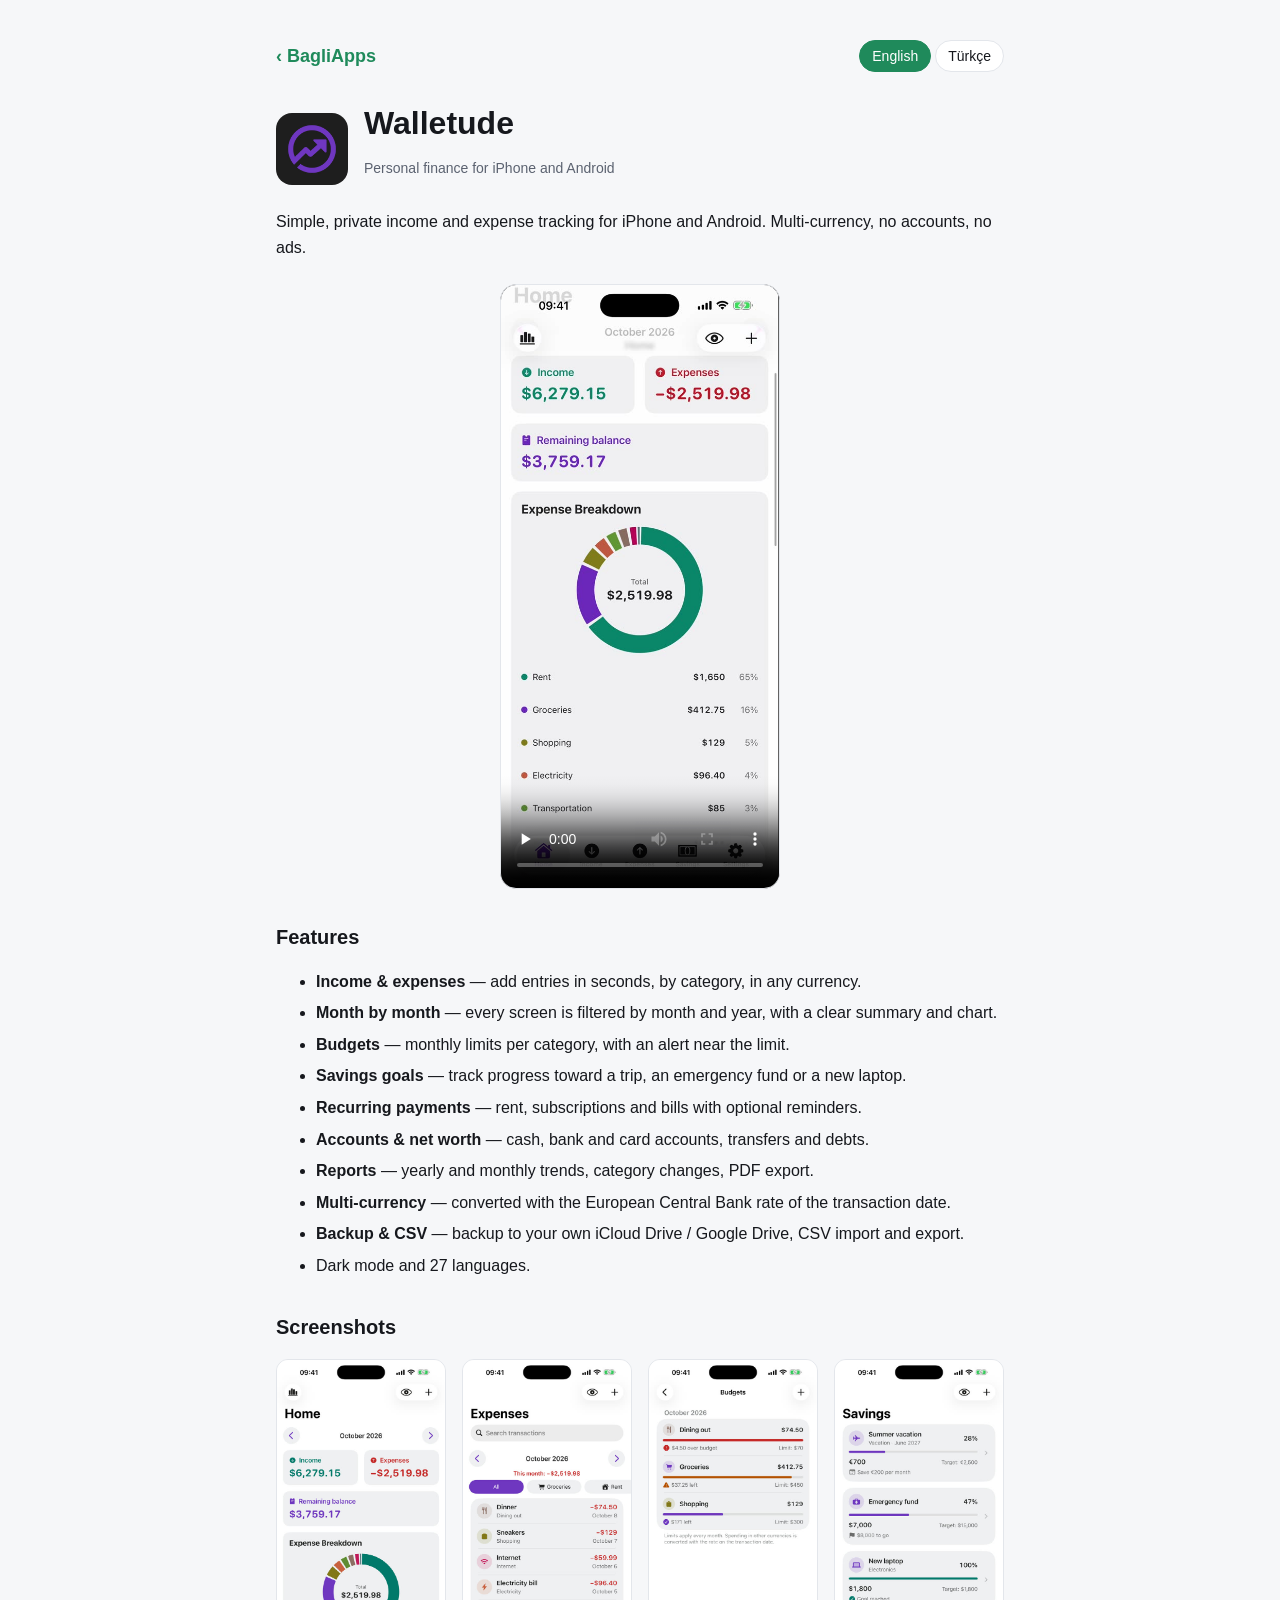
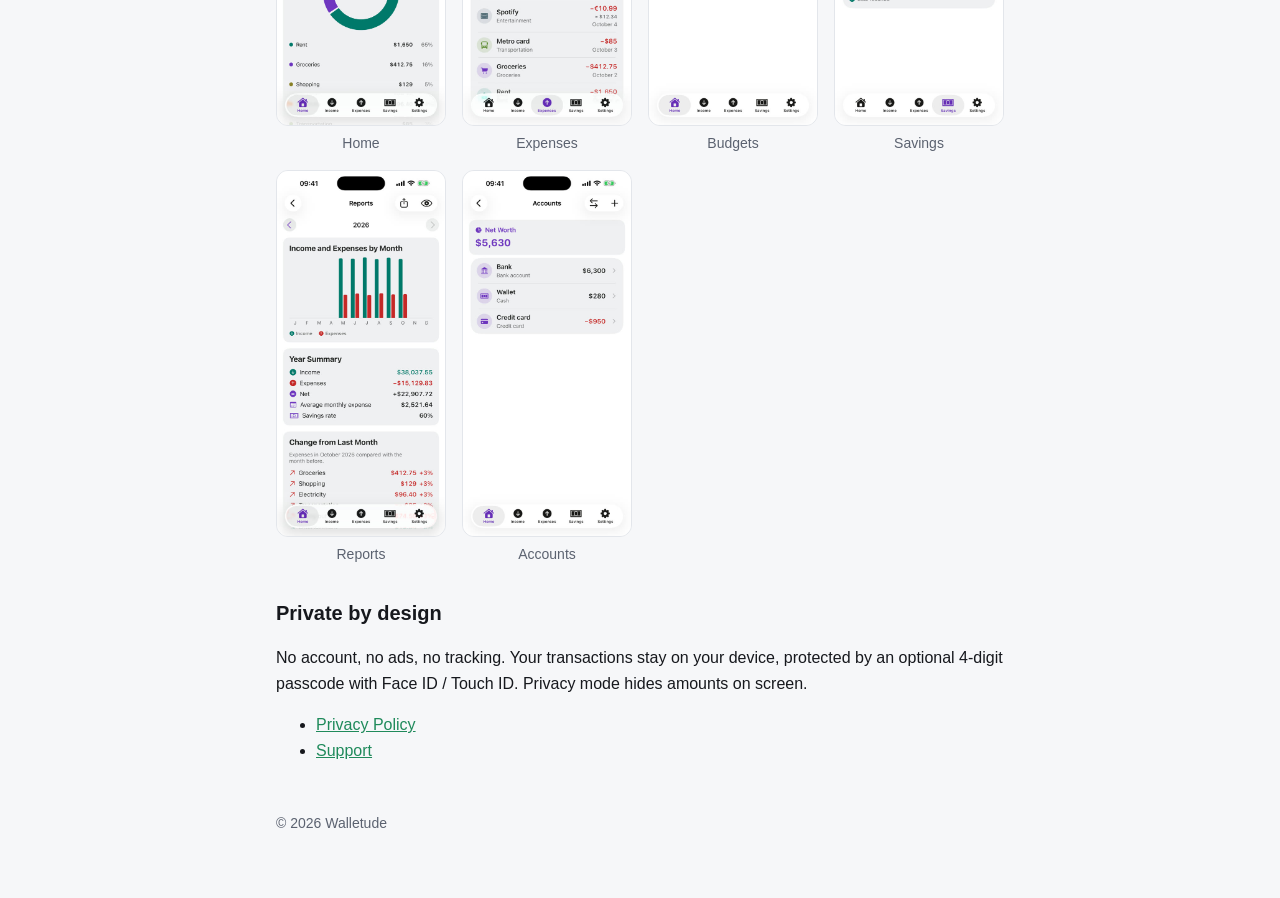
<file: index.html>
<!doctype html>
<html lang="en">
<head>
<meta charset="utf-8">
<meta name="viewport" content="width=device-width, initial-scale=1">
<title>Walletude</title>
<meta name="description" content="Walletude — simple, private personal finance for iPhone and Android.">
<link rel="icon" href="img/icon.jpg">
<link rel="stylesheet" href="style.css">
</head>
<body>
<main>
<header class="top">
  <a class="brand" href="https://bagliapps.github.io/">‹ BagliApps</a>
  <div class="lang" role="group" aria-label="Language / Dil">
    <button type="button" data-set="en" aria-pressed="true">English</button>
    <button type="button" data-set="tr" aria-pressed="false">Türkçe</button>
  </div>
</header>

<div class="hero">
  <img src="img/icon.jpg" alt="" width="72" height="72">
  <div>
    <h1>Walletude</h1>
    <p class="meta" data-l="en">Personal finance for iPhone and Android</p>
    <p class="meta" data-l="tr" hidden>iPhone ve Android için kişisel finans</p>
  </div>
</div>

<p data-l="en">Simple, private income and expense tracking for iPhone and Android. Multi-currency, no accounts, no ads.</p>
<p data-l="tr" hidden>iPhone ve Android için sade ve gizli gelir-gider takibi. Çoklu para birimi, hesap yok, reklam yok.</p>

<video class="video" controls playsinline preload="none" poster="video/poster-en.jpg" src="video/preview-en.mp4" id="vid" aria-label="Walletude app preview"></video>

<h2 data-l="en">Features</h2><h2 data-l="tr" hidden>Özellikler</h2>
<ul class="features" data-l="en">
  <li><b>Income &amp; expenses</b> — add entries in seconds, by category, in any currency.</li>
  <li><b>Month by month</b> — every screen is filtered by month and year, with a clear summary and chart.</li>
  <li><b>Budgets</b> — monthly limits per category, with an alert near the limit.</li>
  <li><b>Savings goals</b> — track progress toward a trip, an emergency fund or a new laptop.</li>
  <li><b>Recurring payments</b> — rent, subscriptions and bills with optional reminders.</li>
  <li><b>Accounts &amp; net worth</b> — cash, bank and card accounts, transfers and debts.</li>
  <li><b>Reports</b> — yearly and monthly trends, category changes, PDF export.</li>
  <li><b>Multi-currency</b> — converted with the European Central Bank rate of the transaction date.</li>
  <li><b>Backup &amp; CSV</b> — backup to your own iCloud Drive / Google Drive, CSV import and export.</li>
  <li>Dark mode and 27 languages.</li>
</ul>
<ul class="features" data-l="tr" hidden>
  <li><b>Gelir ve gider</b> — kayıtları saniyeler içinde, kategoriye ve istediğin para birimine göre ekle.</li>
  <li><b>Ay ay</b> — her ekran ay ve yıla göre süzülür; net bir özet ve grafik.</li>
  <li><b>Bütçeler</b> — kategori başına aylık sınır, sınıra yaklaşınca uyarı.</li>
  <li><b>Birikim hedefleri</b> — tatil, acil durum fonu ya da yeni bilgisayar için ilerlemeni izle.</li>
  <li><b>Düzenli ödemeler</b> — kira, abonelik ve faturalar; istersen hatırlatıcıyla.</li>
  <li><b>Hesaplar ve net varlık</b> — nakit, banka ve kart hesapları, transferler ve borçlar.</li>
  <li><b>Raporlar</b> — yıllık ve aylık eğilimler, kategori değişimleri, PDF dışa aktarma.</li>
  <li><b>Çoklu para birimi</b> — tutarlar işlem tarihindeki Avrupa Merkez Bankası kuruyla çevrilir.</li>
  <li><b>Yedek ve CSV</b> — kendi iCloud Drive / Google Drive'ına yedek, CSV içe ve dışa aktarma.</li>
  <li>Koyu tema ve 27 dil.</li>
</ul>

<h2 data-l="en">Screenshots</h2><h2 data-l="tr" hidden>Ekran görüntüleri</h2>
<ul class="shots" id="shots"></ul>

<h2 data-l="en">Private by design</h2><h2 data-l="tr" hidden>Gizlilik öncelikli</h2>
<p data-l="en">No account, no ads, no tracking. Your transactions stay on your device, protected by an optional 4-digit passcode with Face ID / Touch ID. Privacy mode hides amounts on screen.</p>
<p data-l="tr" hidden>Hesap yok, reklam yok, takip yok. İşlemlerin cihazında kalır; isteğe bağlı 4 haneli şifre ve Face ID / Touch ID ile korunur. Gizlilik modu tutarları ekranda gizler.</p>

<ul>
  <li><a href="privacy.html" data-l="en">Privacy Policy</a><a href="privacy-tr.html" data-l="tr" hidden>Gizlilik Politikası</a></li>
  <li><a href="support.html"><span data-l="en">Support</span><span data-l="tr" hidden>Destek</span></a></li>
</ul>
<footer>© 2026 Walletude</footer>
</main>
<script>
(function () {
  var shots = [
    ["01-home", "Home", "Ana sayfa"], ["02-expenses", "Expenses", "Giderler"],
    ["03-budgets", "Budgets", "Bütçeler"], ["04-savings", "Savings", "Birikim"],
    ["05-reports", "Reports", "Raporlar"], ["06-accounts", "Accounts", "Hesaplar"]
  ];
  function saved() { try { return localStorage.getItem("lang"); } catch (e) { return null; } }
  function pick() {
    var q = /[?&]lang=(en|tr)/.exec(location.search);
    return (q && q[1]) || saved() || ((navigator.language || "").slice(0, 2) === "tr" ? "tr" : "en");
  }
  function apply(l) {
    document.documentElement.lang = l;
    document.querySelectorAll("[data-l]").forEach(function (e) { e.hidden = e.getAttribute("data-l") !== l; });
    document.querySelectorAll("[data-set]").forEach(function (b) { b.setAttribute("aria-pressed", b.dataset.set === l); });
    var v = document.getElementById("vid"), t = v.currentTime, paused = v.paused;
    if (v.getAttribute("src") !== "video/preview-" + l + ".mp4") {
      v.poster = "video/poster-" + l + ".jpg"; v.src = "video/preview-" + l + ".mp4";
      v.setAttribute("aria-label", l === "tr" ? "Walletude uygulama tanıtım videosu" : "Walletude app preview");
    }
    document.getElementById("shots").innerHTML = shots.map(function (s) {
      var c = l === "tr" ? s[2] : s[1];
      return '<li><figure><img loading="lazy" src="img/' + l + "/" + s[0] + '.jpg" alt="Walletude — ' + c + '"><figcaption>' + c + "</figcaption></figure></li>";
    }).join("");
    try { localStorage.setItem("lang", l); } catch (e) {}
  }
  document.querySelectorAll("[data-set]").forEach(function (b) { b.addEventListener("click", function () { apply(b.dataset.set); }); });
  apply(pick());
})();
</script>
</body>
</html>
</file>
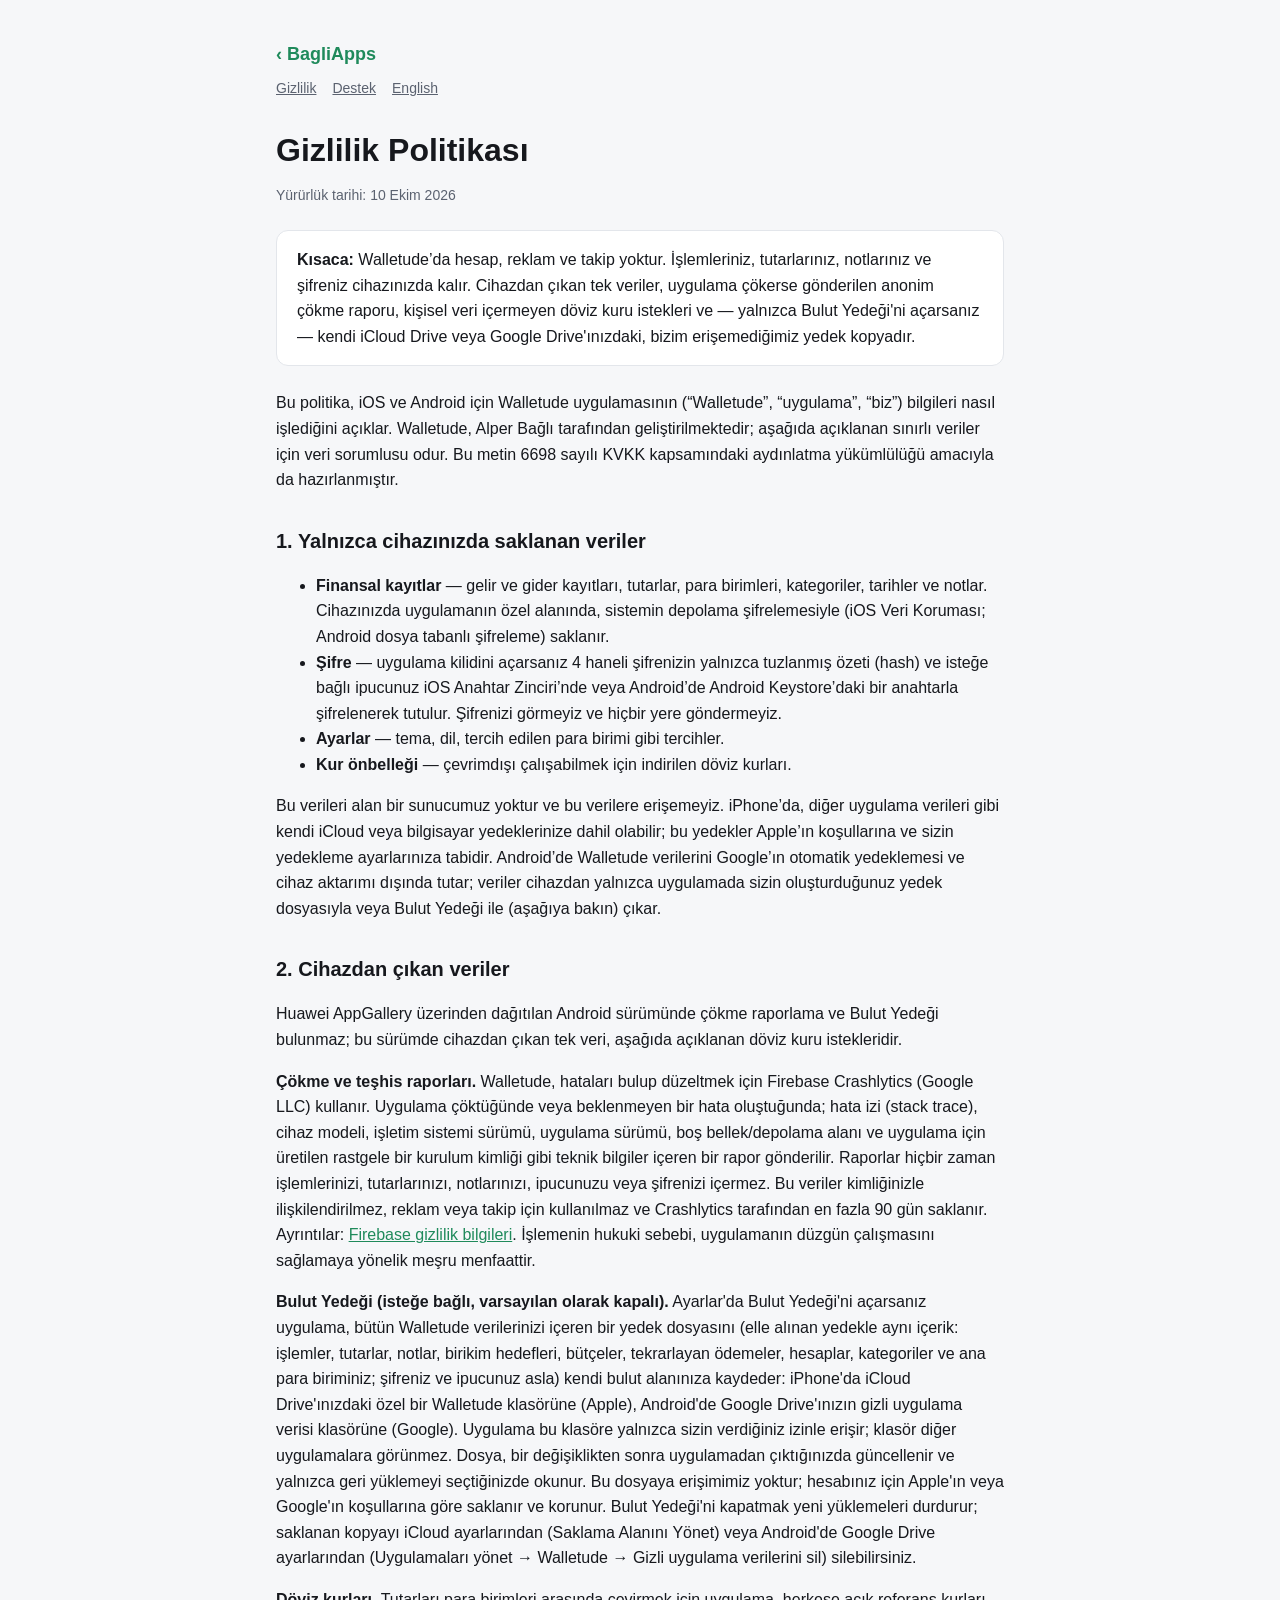
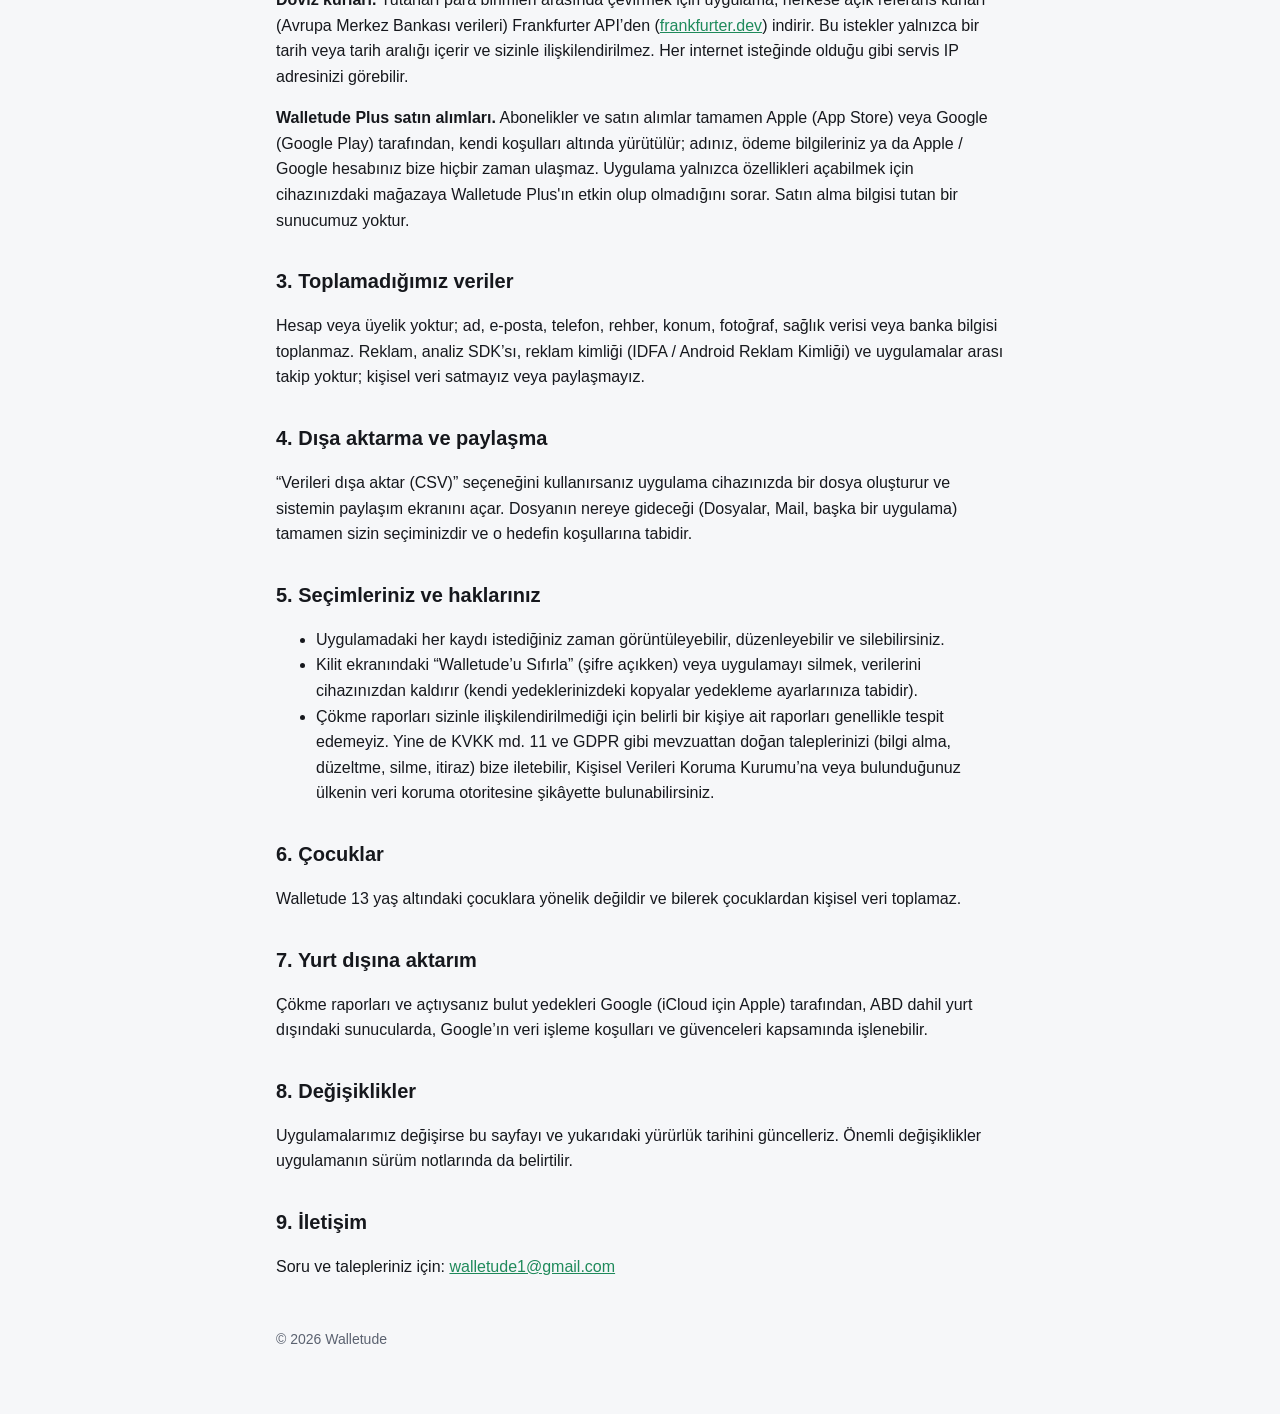
<file: privacy-tr.html>
<!doctype html>
<html lang="tr">
<head>
<meta charset="utf-8">
<meta name="viewport" content="width=device-width, initial-scale=1">
<title>Walletude Gizlilik Politikası</title>
<meta name="description" content="Walletude kişisel finans uygulamasının verilerinizi nasıl işlediği.">
<link rel="stylesheet" href="style.css">
</head>
<body>
<main>
<header>
  <a class="brand" href="https://bagliapps.github.io/">‹ BagliApps</a>
  <nav><a href="privacy-tr.html">Gizlilik</a><a href="support.html">Destek</a><a href="privacy.html" hreflang="en">English</a></nav>
</header>

<h1>Gizlilik Politikası</h1>
<p class="meta">Yürürlük tarihi: 10 Ekim 2026</p>

<div class="card">
  <strong>Kısaca:</strong> Walletude’da hesap, reklam ve takip yoktur. İşlemleriniz, tutarlarınız, notlarınız ve şifreniz
  cihazınızda kalır. Cihazdan çıkan tek veriler, uygulama çökerse gönderilen anonim çökme raporu, kişisel veri
  içermeyen döviz kuru istekleri ve — yalnızca Bulut Yedeği'ni açarsanız — kendi iCloud Drive veya Google Drive'ınızdaki,
  bizim erişemediğimiz yedek kopyadır.
</div>

<p>Bu politika, iOS ve Android için Walletude uygulamasının (“Walletude”, “uygulama”, “biz”) bilgileri nasıl işlediğini açıklar.
Walletude, Alper Bağlı tarafından geliştirilmektedir; aşağıda açıklanan sınırlı veriler için veri sorumlusu odur.
Bu metin 6698 sayılı KVKK kapsamındaki aydınlatma yükümlülüğü amacıyla da hazırlanmıştır.</p>

<h2>1. Yalnızca cihazınızda saklanan veriler</h2>
<ul>
  <li><strong>Finansal kayıtlar</strong> — gelir ve gider kayıtları, tutarlar, para birimleri, kategoriler, tarihler ve notlar.
    Cihazınızda uygulamanın özel alanında, sistemin depolama şifrelemesiyle (iOS Veri Koruması; Android dosya tabanlı şifreleme) saklanır.</li>
  <li><strong>Şifre</strong> — uygulama kilidini açarsanız 4 haneli şifrenizin yalnızca tuzlanmış özeti (hash) ve isteğe bağlı
    ipucunuz iOS Anahtar Zinciri’nde veya Android’de Android Keystore’daki bir anahtarla şifrelenerek tutulur. Şifrenizi görmeyiz ve hiçbir yere göndermeyiz.</li>
  <li><strong>Ayarlar</strong> — tema, dil, tercih edilen para birimi gibi tercihler.</li>
  <li><strong>Kur önbelleği</strong> — çevrimdışı çalışabilmek için indirilen döviz kurları.</li>
</ul>
<p>Bu verileri alan bir sunucumuz yoktur ve bu verilere erişemeyiz. iPhone’da, diğer uygulama verileri gibi kendi
iCloud veya bilgisayar yedeklerinize dahil olabilir; bu yedekler Apple’ın koşullarına ve sizin yedekleme ayarlarınıza tabidir.
Android’de Walletude verilerini Google’ın otomatik yedeklemesi ve cihaz aktarımı dışında tutar; veriler cihazdan yalnızca
uygulamada sizin oluşturduğunuz yedek dosyasıyla veya Bulut Yedeği ile (aşağıya bakın) çıkar.</p>

<h2>2. Cihazdan çıkan veriler</h2>
<p>Huawei AppGallery üzerinden dağıtılan Android sürümünde çökme raporlama ve Bulut Yedeği bulunmaz; bu sürümde cihazdan çıkan tek veri, aşağıda açıklanan döviz kuru istekleridir.</p>
<p><strong>Çökme ve teşhis raporları.</strong> Walletude, hataları bulup düzeltmek için Firebase Crashlytics (Google LLC) kullanır.
Uygulama çöktüğünde veya beklenmeyen bir hata oluştuğunda; hata izi (stack trace), cihaz modeli, işletim sistemi sürümü, uygulama sürümü,
boş bellek/depolama alanı ve uygulama için üretilen rastgele bir kurulum kimliği gibi teknik bilgiler içeren bir rapor gönderilir.
Raporlar hiçbir zaman işlemlerinizi, tutarlarınızı, notlarınızı, ipucunuzu veya şifrenizi içermez. Bu veriler kimliğinizle
ilişkilendirilmez, reklam veya takip için kullanılmaz ve Crashlytics tarafından en fazla 90 gün saklanır.
Ayrıntılar: <a href="https://firebase.google.com/support/privacy">Firebase gizlilik bilgileri</a>.
İşlemenin hukuki sebebi, uygulamanın düzgün çalışmasını sağlamaya yönelik meşru menfaattir.</p>
<p><strong>Bulut Yedeği (isteğe bağlı, varsayılan olarak kapalı).</strong> Ayarlar'da Bulut Yedeği'ni açarsanız uygulama,
bütün Walletude verilerinizi içeren bir yedek dosyasını (elle alınan yedekle aynı içerik: işlemler, tutarlar, notlar, birikim hedefleri,
bütçeler, tekrarlayan ödemeler, hesaplar, kategoriler ve ana para biriminiz; şifreniz ve ipucunuz asla) kendi bulut alanınıza kaydeder:
iPhone'da iCloud Drive'ınızdaki özel bir Walletude klasörüne (Apple), Android'de Google Drive'ınızın gizli uygulama verisi klasörüne (Google).
Uygulama bu klasöre yalnızca sizin verdiğiniz izinle erişir; klasör diğer uygulamalara görünmez. Dosya, bir değişiklikten sonra
uygulamadan çıktığınızda güncellenir ve yalnızca geri yüklemeyi seçtiğinizde okunur. Bu dosyaya erişimimiz yoktur; hesabınız için
Apple'ın veya Google'ın koşullarına göre saklanır ve korunur. Bulut Yedeği'ni kapatmak yeni yüklemeleri durdurur; saklanan kopyayı
iCloud ayarlarından (Saklama Alanını Yönet) veya Android'de Google Drive ayarlarından (Uygulamaları yönet → Walletude → Gizli uygulama
verilerini sil) silebilirsiniz.</p>
<p><strong>Döviz kurları.</strong> Tutarları para birimleri arasında çevirmek için uygulama, herkese açık referans kurları
(Avrupa Merkez Bankası verileri) Frankfurter API’den (<a href="https://frankfurter.dev">frankfurter.dev</a>) indirir.
Bu istekler yalnızca bir tarih veya tarih aralığı içerir ve sizinle ilişkilendirilmez. Her internet isteğinde olduğu gibi
servis IP adresinizi görebilir.</p>

<p><strong>Walletude Plus satın alımları.</strong> Abonelikler ve satın alımlar tamamen Apple (App Store) veya
Google (Google Play) tarafından, kendi koşulları altında yürütülür; adınız, ödeme bilgileriniz ya da Apple / Google
hesabınız bize hiçbir zaman ulaşmaz. Uygulama yalnızca özellikleri açabilmek için cihazınızdaki mağazaya Walletude
Plus'ın etkin olup olmadığını sorar. Satın alma bilgisi tutan bir sunucumuz yoktur.</p>

<h2>3. Toplamadığımız veriler</h2>
<p>Hesap veya üyelik yoktur; ad, e-posta, telefon, rehber, konum, fotoğraf, sağlık verisi veya banka bilgisi toplanmaz.
Reklam, analiz SDK’sı, reklam kimliği (IDFA / Android Reklam Kimliği) ve uygulamalar arası takip yoktur; kişisel veri satmayız veya paylaşmayız.</p>

<h2>4. Dışa aktarma ve paylaşma</h2>
<p>“Verileri dışa aktar (CSV)” seçeneğini kullanırsanız uygulama cihazınızda bir dosya oluşturur ve sistemin paylaşım ekranını açar.
Dosyanın nereye gideceği (Dosyalar, Mail, başka bir uygulama) tamamen sizin seçiminizdir ve o hedefin koşullarına tabidir.</p>

<h2>5. Seçimleriniz ve haklarınız</h2>
<ul>
  <li>Uygulamadaki her kaydı istediğiniz zaman görüntüleyebilir, düzenleyebilir ve silebilirsiniz.</li>
  <li>Kilit ekranındaki “Walletude’u Sıfırla” (şifre açıkken) veya uygulamayı silmek, verilerini cihazınızdan kaldırır (kendi yedeklerinizdeki kopyalar yedekleme ayarlarınıza tabidir).</li>
  <li>Çökme raporları sizinle ilişkilendirilmediği için belirli bir kişiye ait raporları genellikle tespit edemeyiz.
    Yine de KVKK md. 11 ve GDPR gibi mevzuattan doğan taleplerinizi (bilgi alma, düzeltme, silme, itiraz) bize iletebilir,
    Kişisel Verileri Koruma Kurumu’na veya bulunduğunuz ülkenin veri koruma otoritesine şikâyette bulunabilirsiniz.</li>
</ul>

<h2>6. Çocuklar</h2>
<p>Walletude 13 yaş altındaki çocuklara yönelik değildir ve bilerek çocuklardan kişisel veri toplamaz.</p>

<h2>7. Yurt dışına aktarım</h2>
<p>Çökme raporları ve açtıysanız bulut yedekleri Google (iCloud için Apple) tarafından, ABD dahil yurt dışındaki sunucularda, Google’ın veri işleme koşulları ve
güvenceleri kapsamında işlenebilir.</p>

<h2>8. Değişiklikler</h2>
<p>Uygulamalarımız değişirse bu sayfayı ve yukarıdaki yürürlük tarihini güncelleriz. Önemli değişiklikler uygulamanın
sürüm notlarında da belirtilir.</p>

<h2>9. İletişim</h2>
<p>Soru ve talepleriniz için: <a href="mailto:walletude1@gmail.com">walletude1@gmail.com</a></p>

<footer>© 2026 Walletude</footer>
</main>
</body>
</html>
</file>
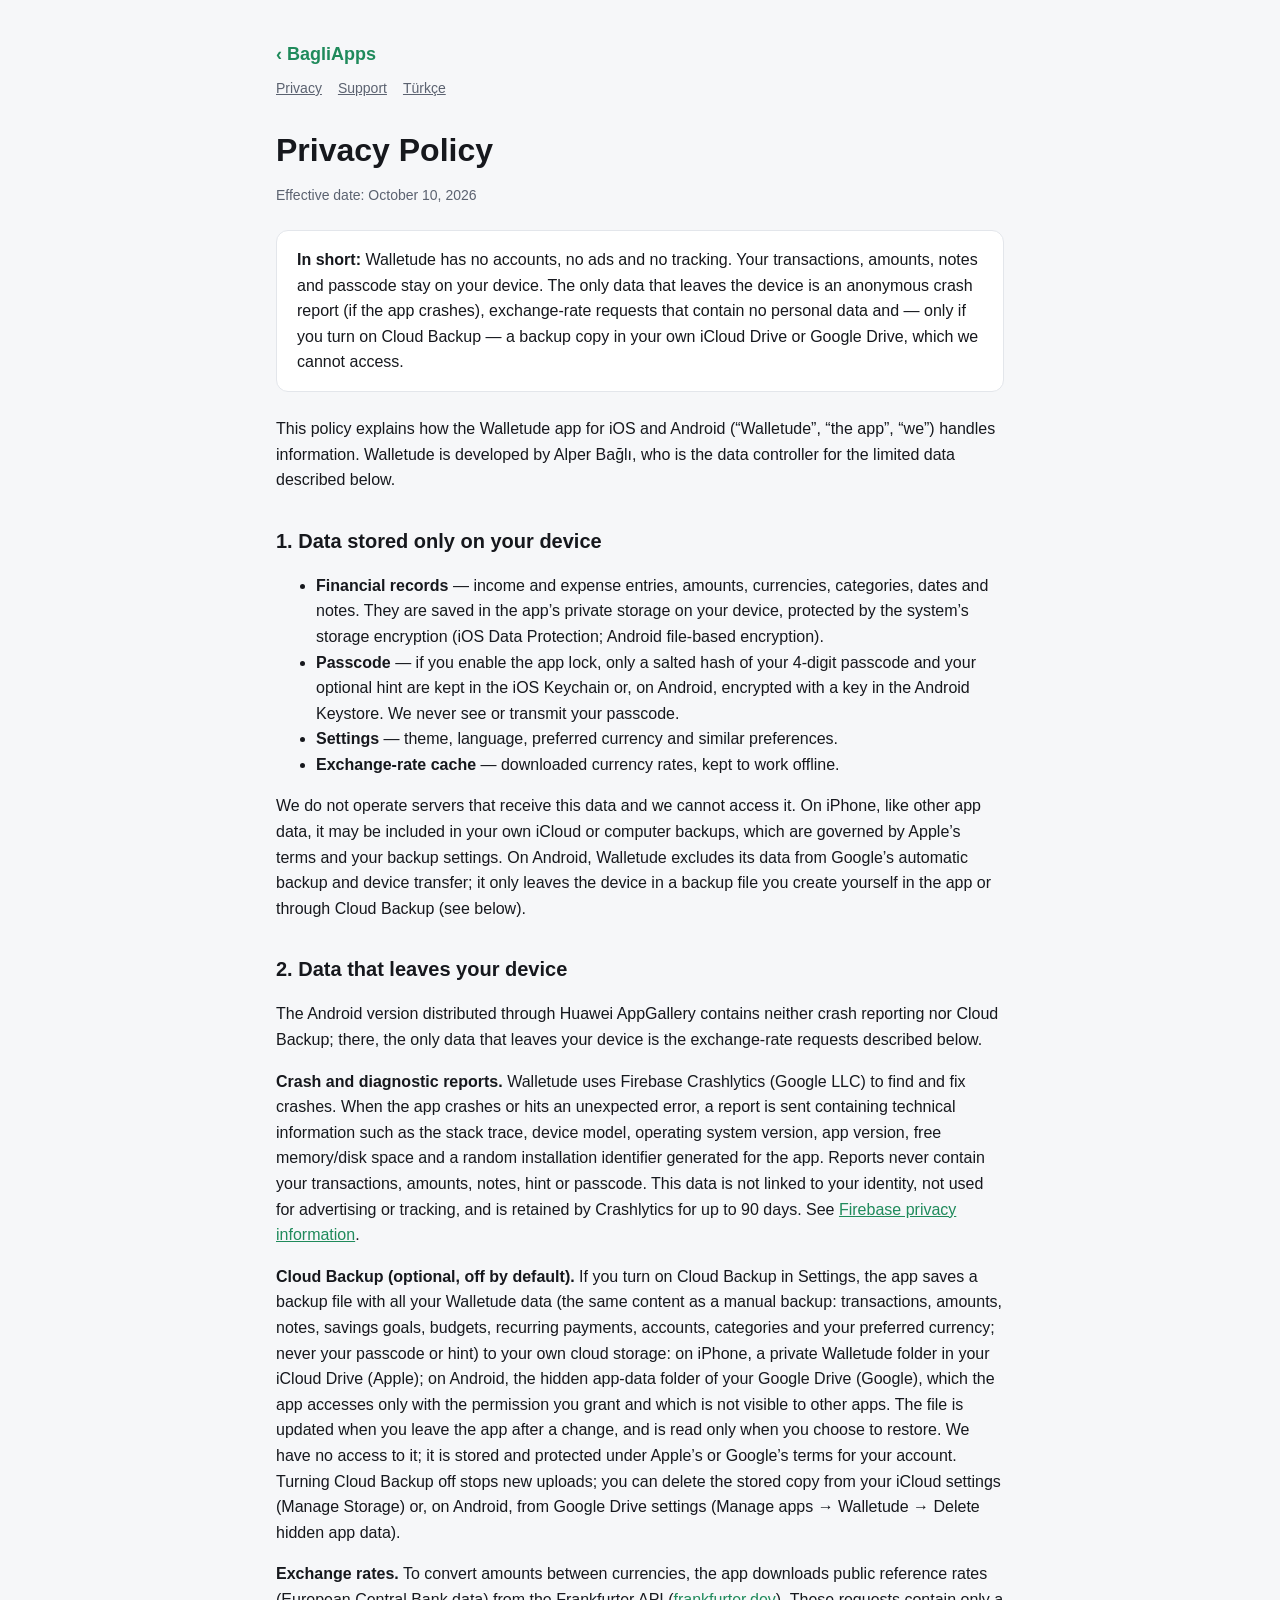
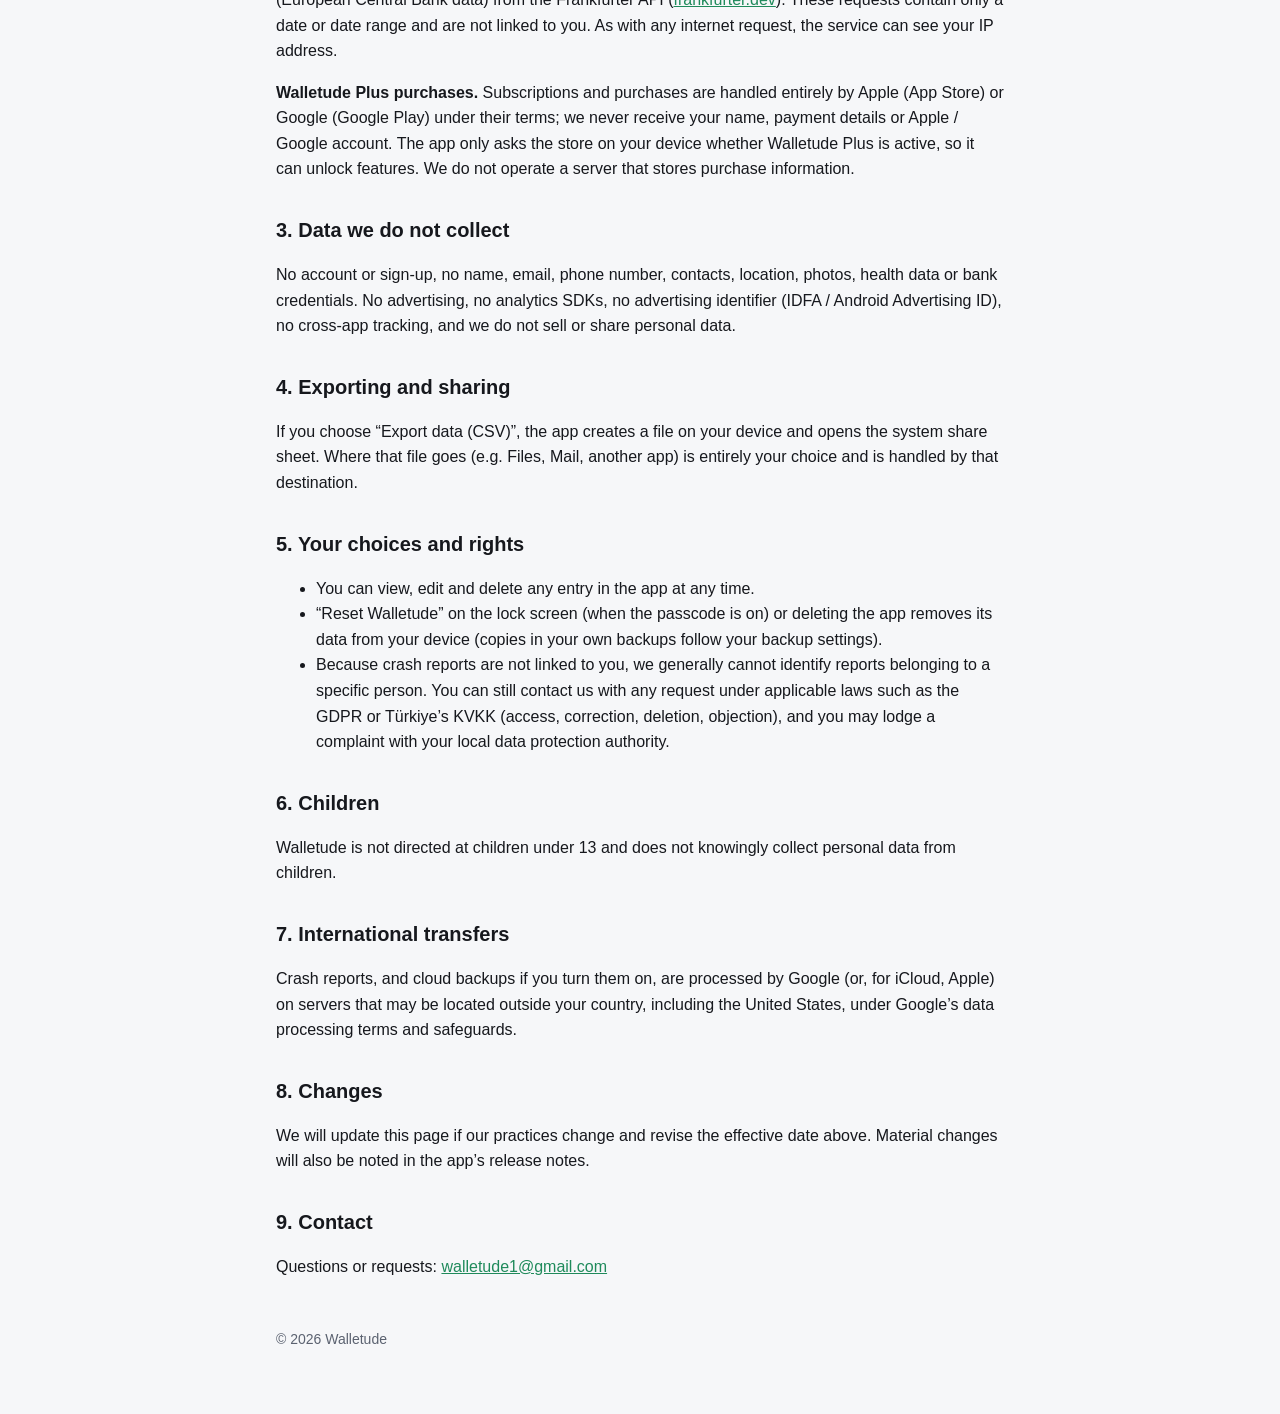
<file: privacy.html>
<!doctype html>
<html lang="en">
<head>
<meta charset="utf-8">
<meta name="viewport" content="width=device-width, initial-scale=1">
<title>Walletude Privacy Policy</title>
<meta name="description" content="How the Walletude personal finance app handles your data.">
<link rel="stylesheet" href="style.css">
</head>
<body>
<main>
<header>
  <a class="brand" href="https://bagliapps.github.io/">‹ BagliApps</a>
  <nav><a href="privacy.html">Privacy</a><a href="support.html">Support</a><a href="privacy-tr.html" hreflang="tr">Türkçe</a></nav>
</header>

<h1>Privacy Policy</h1>
<p class="meta">Effective date: October 10, 2026</p>

<div class="card">
  <strong>In short:</strong> Walletude has no accounts, no ads and no tracking. Your transactions,
  amounts, notes and passcode stay on your device. The only data that leaves the device is an
  anonymous crash report (if the app crashes), exchange-rate requests that contain no personal data and — only if you
  turn on Cloud Backup — a backup copy in your own iCloud Drive or Google Drive, which we cannot access.
</div>

<p>This policy explains how the Walletude app for iOS and Android (“Walletude”, “the app”, “we”) handles information.
Walletude is developed by Alper Bağlı, who is the data controller for the limited data described below.</p>

<h2>1. Data stored only on your device</h2>
<ul>
  <li><strong>Financial records</strong> — income and expense entries, amounts, currencies, categories, dates and notes.
    They are saved in the app’s private storage on your device, protected by the system’s storage encryption (iOS Data Protection; Android file-based encryption).</li>
  <li><strong>Passcode</strong> — if you enable the app lock, only a salted hash of your 4-digit passcode and your optional hint
    are kept in the iOS Keychain or, on Android, encrypted with a key in the Android Keystore. We never see or transmit your passcode.</li>
  <li><strong>Settings</strong> — theme, language, preferred currency and similar preferences.</li>
  <li><strong>Exchange-rate cache</strong> — downloaded currency rates, kept to work offline.</li>
</ul>
<p>We do not operate servers that receive this data and we cannot access it. On iPhone, like other app data, it may be included in
your own iCloud or computer backups, which are governed by Apple’s terms and your backup settings. On Android, Walletude excludes its
data from Google’s automatic backup and device transfer; it only leaves the device in a backup file you create yourself in the app
or through Cloud Backup (see below).</p>

<h2>2. Data that leaves your device</h2>
<p>The Android version distributed through Huawei AppGallery contains neither crash reporting nor Cloud Backup; there, the only data that leaves your device is the exchange-rate requests described below.</p>
<p><strong>Crash and diagnostic reports.</strong> Walletude uses Firebase Crashlytics (Google LLC) to find and fix crashes.
When the app crashes or hits an unexpected error, a report is sent containing technical information such as the stack trace,
device model, operating system version, app version, free memory/disk space and a random installation identifier generated for the app.
Reports never contain your transactions, amounts, notes, hint or passcode. This data is not linked to your identity,
not used for advertising or tracking, and is retained by Crashlytics for up to 90 days.
See <a href="https://firebase.google.com/support/privacy">Firebase privacy information</a>.</p>
<p><strong>Cloud Backup (optional, off by default).</strong> If you turn on Cloud Backup in Settings, the app saves a backup file
with all your Walletude data (the same content as a manual backup: transactions, amounts, notes, savings goals, budgets,
recurring payments, accounts, categories and your preferred currency; never your passcode or hint) to your own cloud storage:
on iPhone, a private Walletude folder in your iCloud Drive (Apple); on Android, the hidden app-data folder of your Google Drive (Google),
which the app accesses only with the permission you grant and which is not visible to other apps. The file is updated when you leave
the app after a change, and is read only when you choose to restore. We have no access to it; it is stored and protected under
Apple’s or Google’s terms for your account. Turning Cloud Backup off stops new uploads; you can delete the stored copy from your iCloud
settings (Manage Storage) or, on Android, from Google Drive settings (Manage apps → Walletude → Delete hidden app data).</p>
<p><strong>Exchange rates.</strong> To convert amounts between currencies, the app downloads public reference rates
(European Central Bank data) from the Frankfurter API (<a href="https://frankfurter.dev">frankfurter.dev</a>).
These requests contain only a date or date range and are not linked to you. As with any internet request,
the service can see your IP address.</p>

<p><strong>Walletude Plus purchases.</strong> Subscriptions and purchases are handled entirely by Apple (App Store)
or Google (Google Play) under their terms; we never receive your name, payment details or Apple / Google account.
The app only asks the store on your device whether Walletude Plus is active, so it can unlock features. We do not
operate a server that stores purchase information.</p>

<h2>3. Data we do not collect</h2>
<p>No account or sign-up, no name, email, phone number, contacts, location, photos, health data or bank credentials.
No advertising, no analytics SDKs, no advertising identifier (IDFA / Android Advertising ID), no cross-app tracking, and we do not sell or share personal data.</p>

<h2>4. Exporting and sharing</h2>
<p>If you choose “Export data (CSV)”, the app creates a file on your device and opens the system share sheet.
Where that file goes (e.g. Files, Mail, another app) is entirely your choice and is handled by that destination.</p>

<h2>5. Your choices and rights</h2>
<ul>
  <li>You can view, edit and delete any entry in the app at any time.</li>
  <li>“Reset Walletude” on the lock screen (when the passcode is on) or deleting the app removes its data from your device (copies in your own backups follow your backup settings).</li>
  <li>Because crash reports are not linked to you, we generally cannot identify reports belonging to a specific person.
    You can still contact us with any request under applicable laws such as the GDPR or Türkiye’s KVKK
    (access, correction, deletion, objection), and you may lodge a complaint with your local data protection authority.</li>
</ul>

<h2>6. Children</h2>
<p>Walletude is not directed at children under 13 and does not knowingly collect personal data from children.</p>

<h2>7. International transfers</h2>
<p>Crash reports, and cloud backups if you turn them on, are processed by Google (or, for iCloud, Apple) on servers that may be located outside your country, including the United States,
under Google’s data processing terms and safeguards.</p>

<h2>8. Changes</h2>
<p>We will update this page if our practices change and revise the effective date above. Material changes will also be
noted in the app’s release notes.</p>

<h2>9. Contact</h2>
<p>Questions or requests: <a href="mailto:walletude1@gmail.com">walletude1@gmail.com</a></p>

<footer>© 2026 Walletude</footer>
</main>
</body>
</html>
</file>
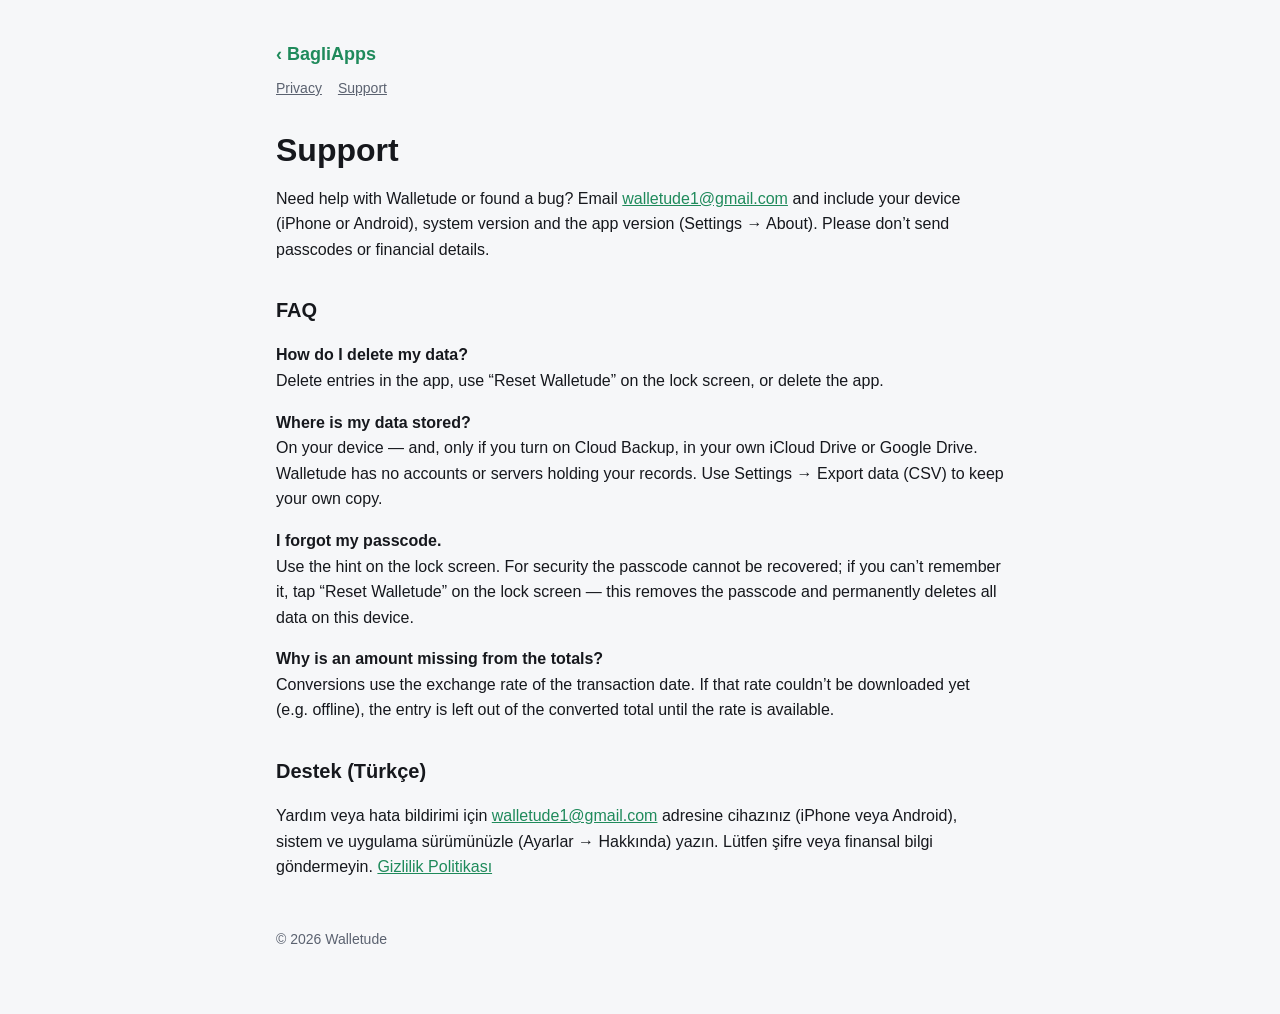
<file: support.html>
<!doctype html>
<html lang="en">
<head>
<meta charset="utf-8">
<meta name="viewport" content="width=device-width, initial-scale=1">
<title>Walletude Support</title>
<meta name="description" content="Help and contact for the Walletude personal finance app.">
<link rel="stylesheet" href="style.css">
</head>
<body>
<main>
<header>
  <a class="brand" href="https://bagliapps.github.io/">‹ BagliApps</a>
  <nav><a href="privacy.html">Privacy</a><a href="support.html">Support</a></nav>
</header>

<h1>Support</h1>
<p>Need help with Walletude or found a bug? Email <a href="mailto:walletude1@gmail.com">walletude1@gmail.com</a>
and include your device (iPhone or Android), system version and the app version (Settings → About). Please don’t send passcodes or financial details.</p>

<h2>FAQ</h2>
<p><strong>How do I delete my data?</strong><br>Delete entries in the app, use “Reset Walletude” on the lock screen, or delete the app.</p>
<p><strong>Where is my data stored?</strong><br>On your device — and, only if you turn on Cloud Backup, in your own iCloud Drive or Google Drive. Walletude has no accounts or servers holding your records.
Use Settings → Export data (CSV) to keep your own copy.</p>
<p><strong>I forgot my passcode.</strong><br>Use the hint on the lock screen. For security the passcode cannot be recovered;
if you can’t remember it, tap “Reset Walletude” on the lock screen — this removes the passcode and permanently deletes all data on this device.</p>
<p><strong>Why is an amount missing from the totals?</strong><br>Conversions use the exchange rate of the transaction date.
If that rate couldn’t be downloaded yet (e.g. offline), the entry is left out of the converted total until the rate is available.</p>

<h2>Destek (Türkçe)</h2>
<p>Yardım veya hata bildirimi için <a href="mailto:walletude1@gmail.com">walletude1@gmail.com</a> adresine cihazınız (iPhone veya Android), sistem ve uygulama sürümünüzle
(Ayarlar → Hakkında) yazın. Lütfen şifre veya finansal bilgi göndermeyin.
<a href="privacy-tr.html">Gizlilik Politikası</a></p>

<footer>© 2026 Walletude</footer>
</main>
</body>
</html>
</file>
<file: style.css>
:root {
  --bg: #f6f7f9;
  --surface: #ffffff;
  --text: #16181d;
  --muted: #5b6270;
  --accent: #1f8a5b;
  --border: #e3e6eb;
  color-scheme: light dark;
}
@media (prefers-color-scheme: dark) {
  :root {
    --bg: #0f1114;
    --surface: #181b20;
    --text: #eceef2;
    --muted: #a0a7b4;
    --accent: #3ccf8e;
    --border: #2a2e36;
  }
}
* { box-sizing: border-box; }
body {
  margin: 0;
  background: var(--bg);
  color: var(--text);
  font: 16px/1.6 -apple-system, BlinkMacSystemFont, "Segoe UI", Roboto, sans-serif;
}
main {
  max-width: 760px;
  margin: 0 auto;
  padding: 40px 16px 64px;
}
header { margin-bottom: 32px; }
header .brand { font-weight: 700; color: var(--accent); text-decoration: none; font-size: 18px; }
nav { margin-top: 8px; font-size: 14px; }
nav a { color: var(--muted); margin-right: 16px; }
h1 { font-size: 32px; line-height: 1.2; margin: 0 0 8px; }
h2 { font-size: 20px; margin: 32px 0 8px; }
p, li { color: var(--text); }
.meta { color: var(--muted); font-size: 14px; }
.card {
  background: var(--surface);
  border: 1px solid var(--border);
  border-radius: 12px;
  padding: 16px 20px;
  margin: 24px 0;
}
a { color: var(--accent); }
footer { margin-top: 48px; color: var(--muted); font-size: 14px; }

/* landing */
.top { display: flex; justify-content: space-between; align-items: center; gap: 12px; }
.lang { display: flex; gap: 4px; }
.lang button { font: inherit; font-size: 14px; padding: 4px 12px; border: 1px solid var(--border); background: var(--surface); color: var(--text); border-radius: 999px; cursor: pointer; }
.lang button[aria-pressed="true"] { background: var(--accent); border-color: var(--accent); color: #fff; }
.hero { display: flex; align-items: center; gap: 16px; margin-bottom: 8px; }
.hero img { width: 72px; height: 72px; border-radius: 16px; }
.video { display: block; width: 100%; max-width: 280px; margin: 24px auto; border-radius: 16px; border: 1px solid var(--border); background: #000; }
.shots { display: grid; grid-template-columns: repeat(auto-fill, minmax(150px, 1fr)); gap: 16px; margin: 16px 0; padding: 0; list-style: none; }
.shots img { width: 100%; height: auto; border-radius: 12px; border: 1px solid var(--border); display: block; }
.shots figcaption { font-size: 14px; color: var(--muted); margin-top: 6px; text-align: center; }
.shots figure { margin: 0; }
.features li { margin: 6px 0; }
[hidden] { display: none !important; }
</file>
